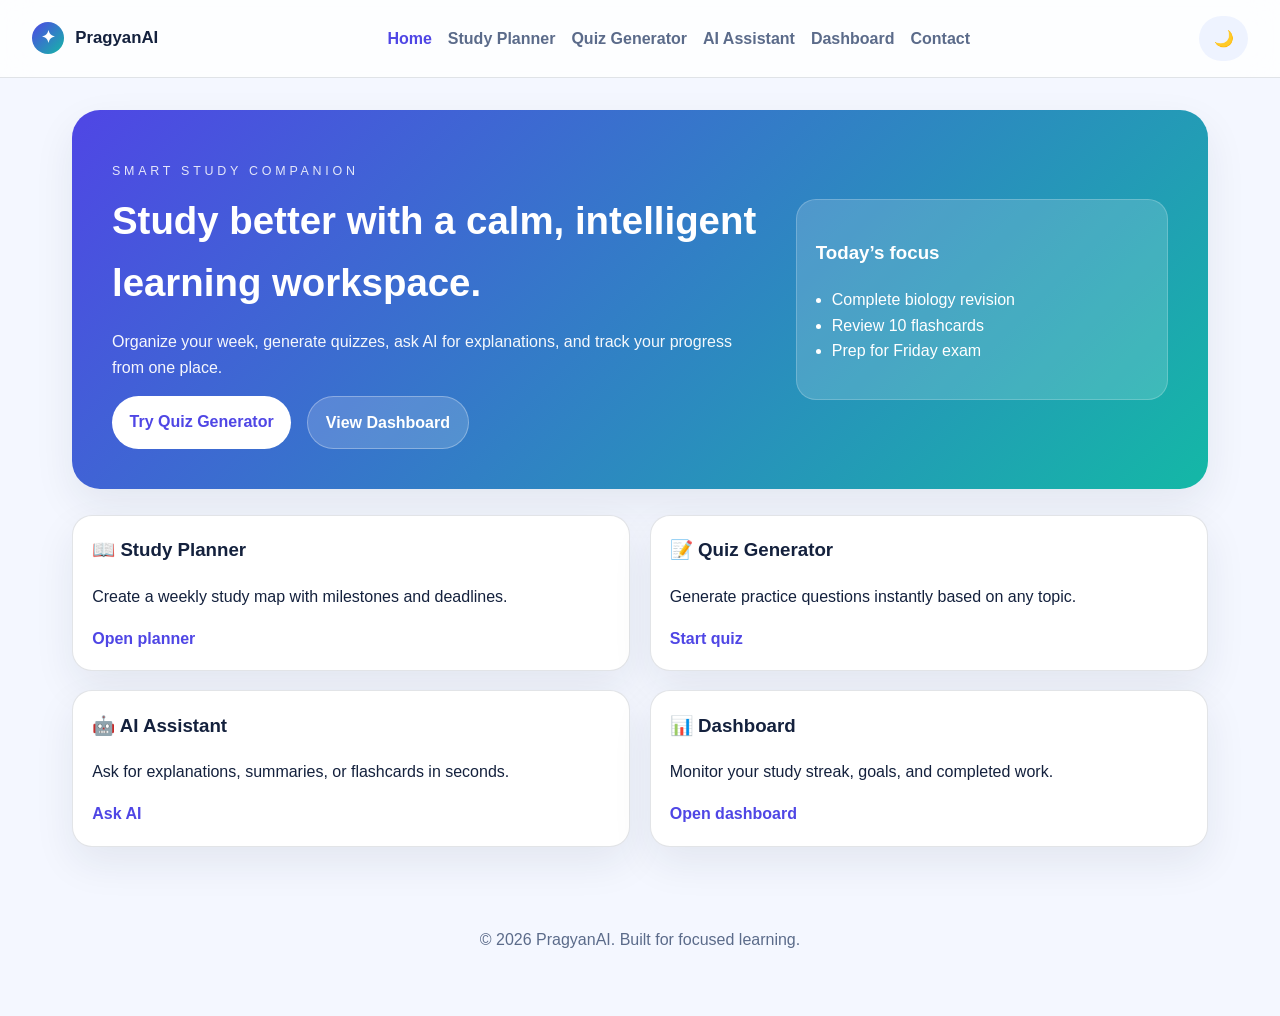
<file: index.html>
<!DOCTYPE html>
<html lang="en">
  <head>
    <meta charset="UTF-8" />
    <meta name="viewport" content="width=device-width, initial-scale=1.0" />
    <title>PragyanAI</title>
    <link rel="stylesheet" href="styles.css" />
  </head>
  <body>
    <header class="site-header">
      <a class="brand" href="index.html">
        <span class="brand-mark">✦</span>
        <span>PragyanAI</span>
      </a>
      <nav class="site-nav">
        <a href="index.html" class="active">Home</a>
        <a href="study-planner.html">Study Planner</a>
        <a href="quiz-generator.html">Quiz Generator</a>
        <a href="ai-assistant.html">AI Assistant</a>
        <a href="dashboard.html">Dashboard</a>
        <a href="contact.html">Contact</a>
      </nav>
      <button class="theme-toggle" aria-label="Toggle theme">🌙</button>
    </header>

    <main>
      <section class="hero">
        <div class="hero-content">
          <p class="eyebrow">Smart study companion</p>
          <h1>Study better with a calm, intelligent learning workspace.</h1>
          <p class="hero-text">
            Organize your week, generate quizzes, ask AI for explanations, and track your progress from one place.
          </p>
          <div class="hero-actions">
            <a class="btn btn-primary" href="quiz-generator.html">Try Quiz Generator</a>
            <a class="btn btn-secondary" href="dashboard.html">View Dashboard</a>
          </div>
        </div>
        <div class="hero-card">
          <h3>Today’s focus</h3>
          <ul>
            <li>Complete biology revision</li>
            <li>Review 10 flashcards</li>
            <li>Prep for Friday exam</li>
          </ul>
        </div>
      </section>

      <section class="page-grid">
        <article class="card">
          <h3>📖 Study Planner</h3>
          <p>Create a weekly study map with milestones and deadlines.</p>
          <a href="study-planner.html">Open planner</a>
        </article>
        <article class="card">
          <h3>📝 Quiz Generator</h3>
          <p>Generate practice questions instantly based on any topic.</p>
          <a href="quiz-generator.html">Start quiz</a>
        </article>
        <article class="card">
          <h3>🤖 AI Assistant</h3>
          <p>Ask for explanations, summaries, or flashcards in seconds.</p>
          <a href="ai-assistant.html">Ask AI</a>
        </article>
        <article class="card">
          <h3>📊 Dashboard</h3>
          <p>Monitor your study streak, goals, and completed work.</p>
          <a href="dashboard.html">Open dashboard</a>
        </article>
      </section>
    </main>

    <footer class="site-footer">
      <p>© 2026 PragyanAI. Built for focused learning.</p>
    </footer>

    <script src="script.js"></script>
  </body>
</html>
</file>
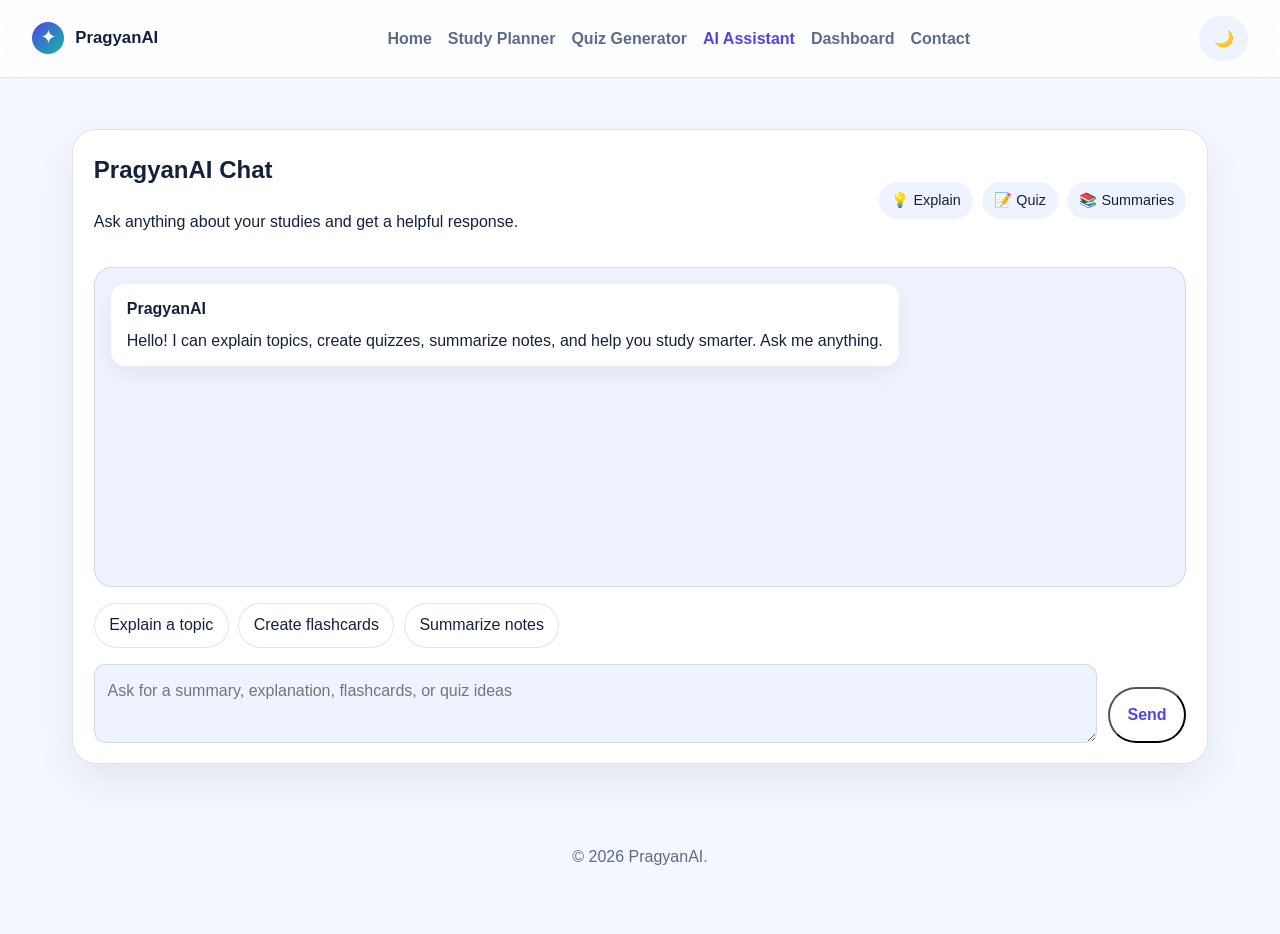
<file: ai-assistant.html>
<!DOCTYPE html>
<html lang="en">
  <head>
    <meta charset="UTF-8" />
    <meta name="viewport" content="width=device-width, initial-scale=1.0" />
    <title>AI Assistant | PragyanAI</title>
    <link rel="stylesheet" href="styles.css" />
  </head>
  <body>
    <header class="site-header">
      <a class="brand" href="index.html"><span class="brand-mark">✦</span><span>PragyanAI</span></a>
      <nav class="site-nav">
        <a href="index.html">Home</a>
        <a href="study-planner.html">Study Planner</a>
        <a href="quiz-generator.html">Quiz Generator</a>
        <a href="ai-assistant.html" class="active">AI Assistant</a>
        <a href="dashboard.html">Dashboard</a>
        <a href="contact.html">Contact</a>
      </nav>
      <button class="theme-toggle" aria-label="Toggle theme">🌙</button>
    </header>

    <main>
      <section class="section assistant-shell">
        <div class="assistant-header">
          <div>
            <h2>PragyanAI Chat</h2>
            <p>Ask anything about your studies and get a helpful response.</p>
          </div>
          <div class="assistant-badges">
            <span>💡 Explain</span>
            <span>📝 Quiz</span>
            <span>📚 Summaries</span>
          </div>
        </div>

        <div id="chat-window" class="chat-window">
          <div class="message assistant-msg">
            <strong>PragyanAI</strong>
            <p>Hello! I can explain topics, create quizzes, summarize notes, and help you study smarter. Ask me anything.</p>
          </div>
        </div>

        <div class="quick-prompts">
          <button class="prompt-chip" data-prompt="Explain photosynthesis in simple terms">Explain a topic</button>
          <button class="prompt-chip" data-prompt="Create 5 flashcards for the periodic table">Create flashcards</button>
          <button class="prompt-chip" data-prompt="Summarize my notes on algebra in three bullet points">Summarize notes</button>
        </div>

        <form id="assistant-form" class="chat-form">
          <textarea id="assistant-input" placeholder="Ask for a summary, explanation, flashcards, or quiz ideas"></textarea>
          <button class="btn btn-primary" type="submit">Send</button>
        </form>
      </section>
    </main>

    <footer class="site-footer">
      <p>© 2026 PragyanAI.</p>
    </footer>

    <script src="script.js"></script>
  </body>
</html>
</file>
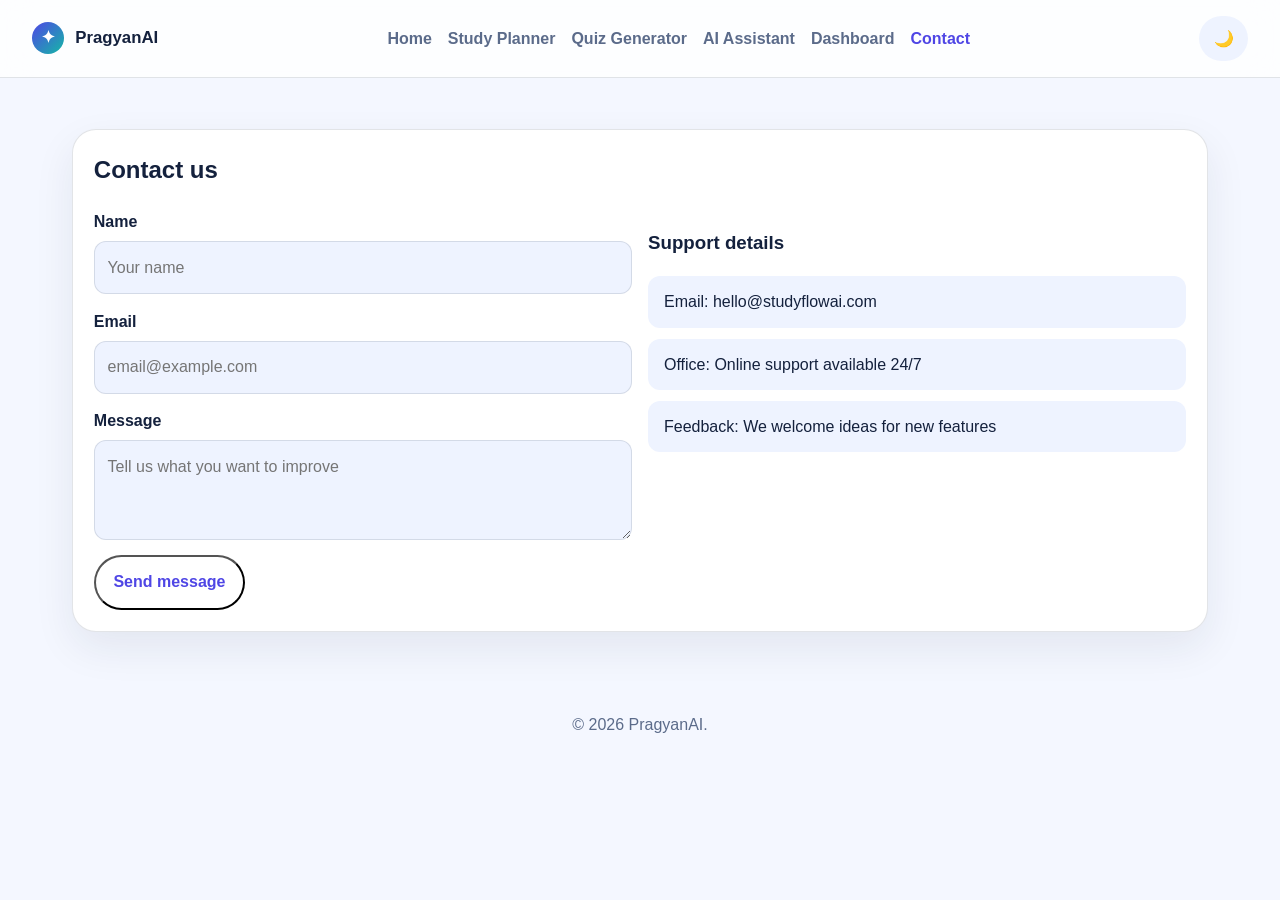
<file: contact.html>
<!DOCTYPE html>
<html lang="en">
  <head>
    <meta charset="UTF-8" />
    <meta name="viewport" content="width=device-width, initial-scale=1.0" />
    <title>Contact | PragyanAI</title>
    <link rel="stylesheet" href="styles.css" />
  </head>
  <body>
    <header class="site-header">
      <a class="brand" href="index.html"><span class="brand-mark">✦</span><span>PragyanAI</span></a>
      <nav class="site-nav">
        <a href="index.html">Home</a>
        <a href="study-planner.html">Study Planner</a>
        <a href="quiz-generator.html">Quiz Generator</a>
        <a href="ai-assistant.html">AI Assistant</a>
        <a href="dashboard.html">Dashboard</a>
        <a href="contact.html" class="active">Contact</a>
      </nav>
      <button class="theme-toggle" aria-label="Toggle theme">🌙</button>
    </header>

    <main>
      <section class="section">
        <h2>Contact us</h2>
        <div class="grid-2">
          <form>
            <div class="form-row">
              <label for="name">Name</label>
              <input id="name" placeholder="Your name" />
            </div>
            <div class="form-row">
              <label for="email">Email</label>
              <input id="email" type="email" placeholder="email@example.com" />
            </div>
            <div class="form-row">
              <label for="message">Message</label>
              <textarea id="message" placeholder="Tell us what you want to improve"></textarea>
            </div>
            <button class="btn btn-primary" type="submit">Send message</button>
          </form>
          <div>
            <h3>Support details</h3>
            <ul class="list">
              <li>Email: hello@studyflowai.com</li>
              <li>Office: Online support available 24/7</li>
              <li>Feedback: We welcome ideas for new features</li>
            </ul>
          </div>
        </div>
      </section>
    </main>

    <footer class="site-footer">
      <p>© 2026 PragyanAI.</p>
    </footer>

    <script src="script.js"></script>
  </body>
</html>
</file>
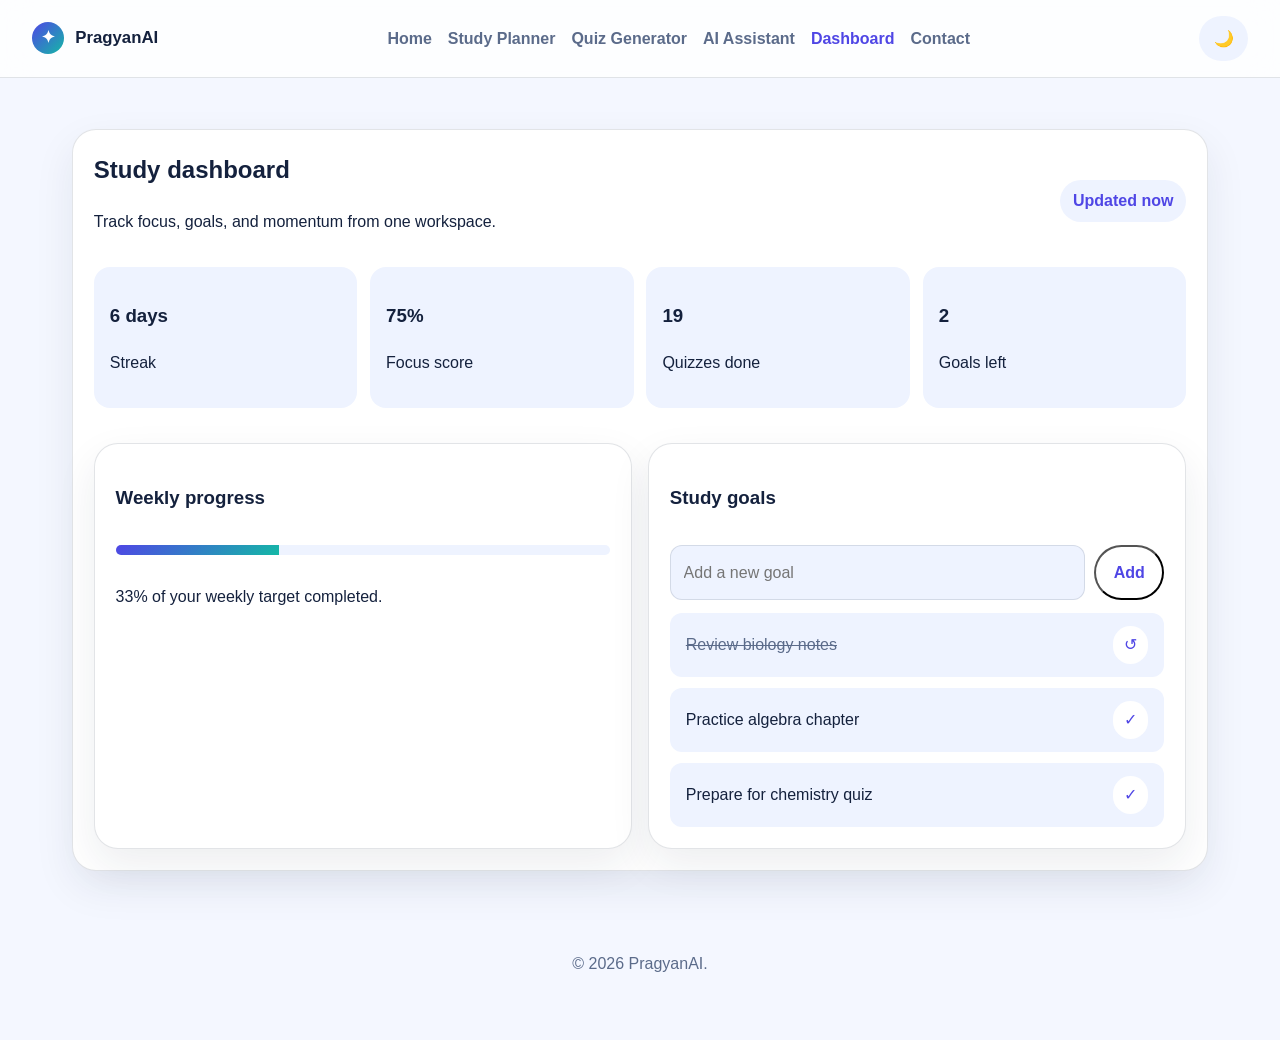
<file: dashboard.html>
<!DOCTYPE html>
<html lang="en">
  <head>
    <meta charset="UTF-8" />
    <meta name="viewport" content="width=device-width, initial-scale=1.0" />
    <title>Dashboard | PragyanAI</title>
    <link rel="stylesheet" href="styles.css" />
  </head>
  <body>
    <header class="site-header">
      <a class="brand" href="index.html"><span class="brand-mark">✦</span><span>PragyanAI</span></a>
      <nav class="site-nav">
        <a href="index.html">Home</a>
        <a href="study-planner.html">Study Planner</a>
        <a href="quiz-generator.html">Quiz Generator</a>
        <a href="ai-assistant.html">AI Assistant</a>
        <a href="dashboard.html" class="active">Dashboard</a>
        <a href="contact.html">Contact</a>
      </nav>
      <button class="theme-toggle" aria-label="Toggle theme">🌙</button>
    </header>

    <main>
      <section class="section dashboard-shell">
        <div class="dashboard-top">
          <div>
            <h2>Study dashboard</h2>
            <p>Track focus, goals, and momentum from one workspace.</p>
          </div>
          <div class="dashboard-chip">Updated now</div>
        </div>

        <div class="stat-grid">
          <div class="stat">
            <h3 id="streak-value">7 days</h3>
            <p>Streak</p>
          </div>
          <div class="stat">
            <h3 id="focus-value">82%</h3>
            <p>Focus score</p>
          </div>
          <div class="stat">
            <h3 id="quiz-value">24</h3>
            <p>Quizzes done</p>
          </div>
          <div class="stat">
            <h3 id="goals-left-value">3</h3>
            <p>Goals left</p>
          </div>
        </div>

        <div class="dashboard-panels">
          <div class="section panel-card">
            <h3>Weekly progress</h3>
            <div class="progress-bar"><span id="progress-fill"></span></div>
            <p id="progress-label">72% of your weekly target completed.</p>
          </div>

          <div class="section panel-card">
            <h3>Study goals</h3>
            <form id="goal-form" class="goal-form">
              <input id="goal-input" placeholder="Add a new goal" />
              <button class="btn btn-primary" type="submit">Add</button>
            </form>
            <ul class="list" id="goal-list"></ul>
          </div>
        </div>
      </section>
    </main>

    <footer class="site-footer">
      <p>© 2026 PragyanAI.</p>
    </footer>

    <script src="script.js"></script>
  </body>
</html>
</file>
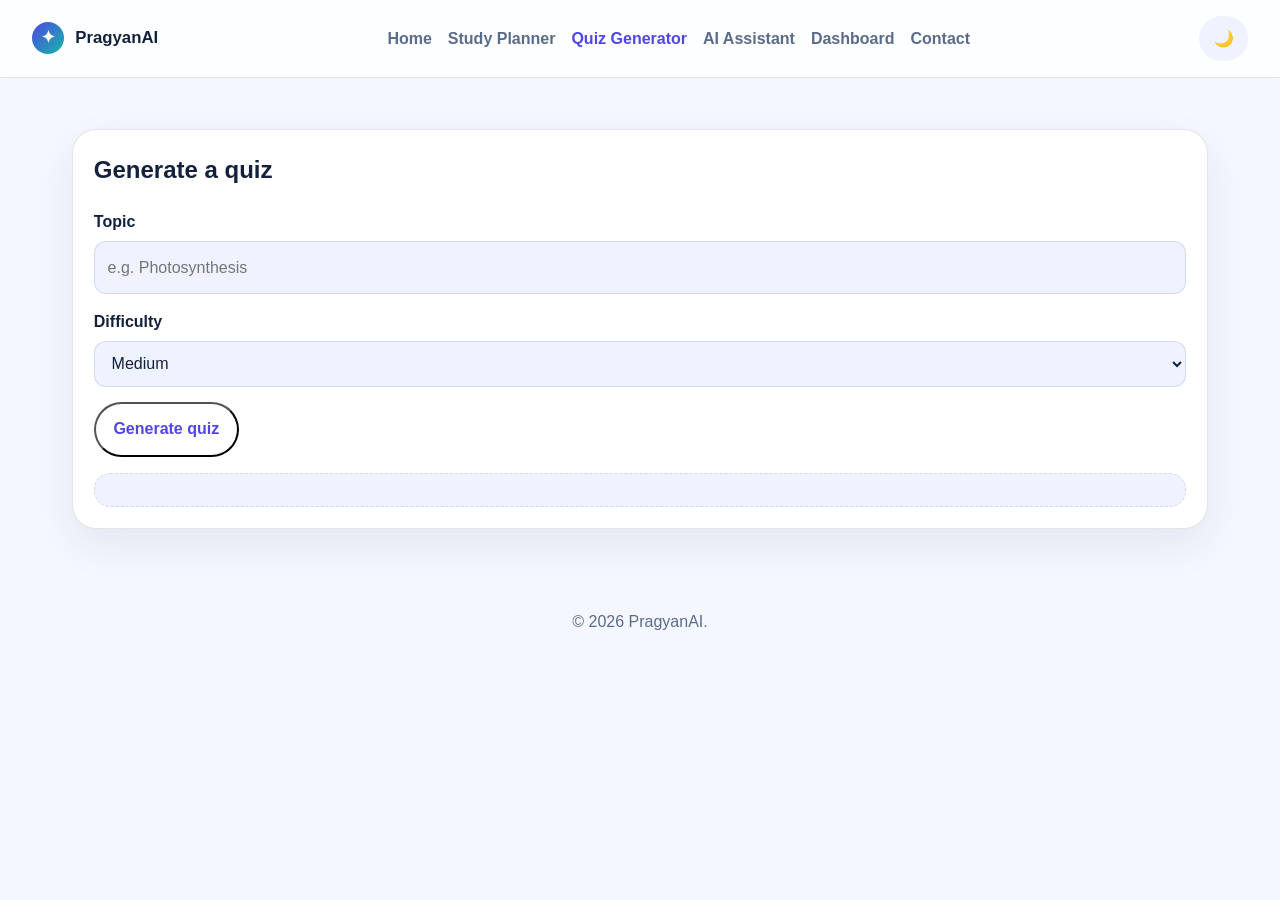
<file: quiz-generator.html>
<!DOCTYPE html>
<html lang="en">
  <head>
    <meta charset="UTF-8" />
    <meta name="viewport" content="width=device-width, initial-scale=1.0" />
    <title>Quiz Generator | PragyanAI</title>
    <link rel="stylesheet" href="styles.css" />
  </head>
  <body>
    <header class="site-header">
      <a class="brand" href="index.html"><span class="brand-mark">✦</span><span>PragyanAI</span></a>
      <nav class="site-nav">
        <a href="index.html">Home</a>
        <a href="study-planner.html">Study Planner</a>
        <a href="quiz-generator.html" class="active">Quiz Generator</a>
        <a href="ai-assistant.html">AI Assistant</a>
        <a href="dashboard.html">Dashboard</a>
        <a href="contact.html">Contact</a>
      </nav>
      <button class="theme-toggle" aria-label="Toggle theme">🌙</button>
    </header>

    <main>
      <section class="section">
        <h2>Generate a quiz</h2>
        <form id="quiz-form">
          <div class="form-row">
            <label for="quiz-topic">Topic</label>
            <input id="quiz-topic" placeholder="e.g. Photosynthesis" />
          </div>
          <div class="form-row">
            <label for="difficulty">Difficulty</label>
            <select id="difficulty">
              <option value="easy">Easy</option>
              <option value="medium" selected>Medium</option>
              <option value="hard">Hard</option>
            </select>
          </div>
          <button class="btn btn-primary" type="submit">Generate quiz</button>
        </form>
        <div id="quiz-output" class="output-box" style="margin-top: 1rem;"></div>
      </section>
    </main>

    <footer class="site-footer">
      <p>© 2026 PragyanAI.</p>
    </footer>

    <script src="script.js"></script>
  </body>
</html>
</file>
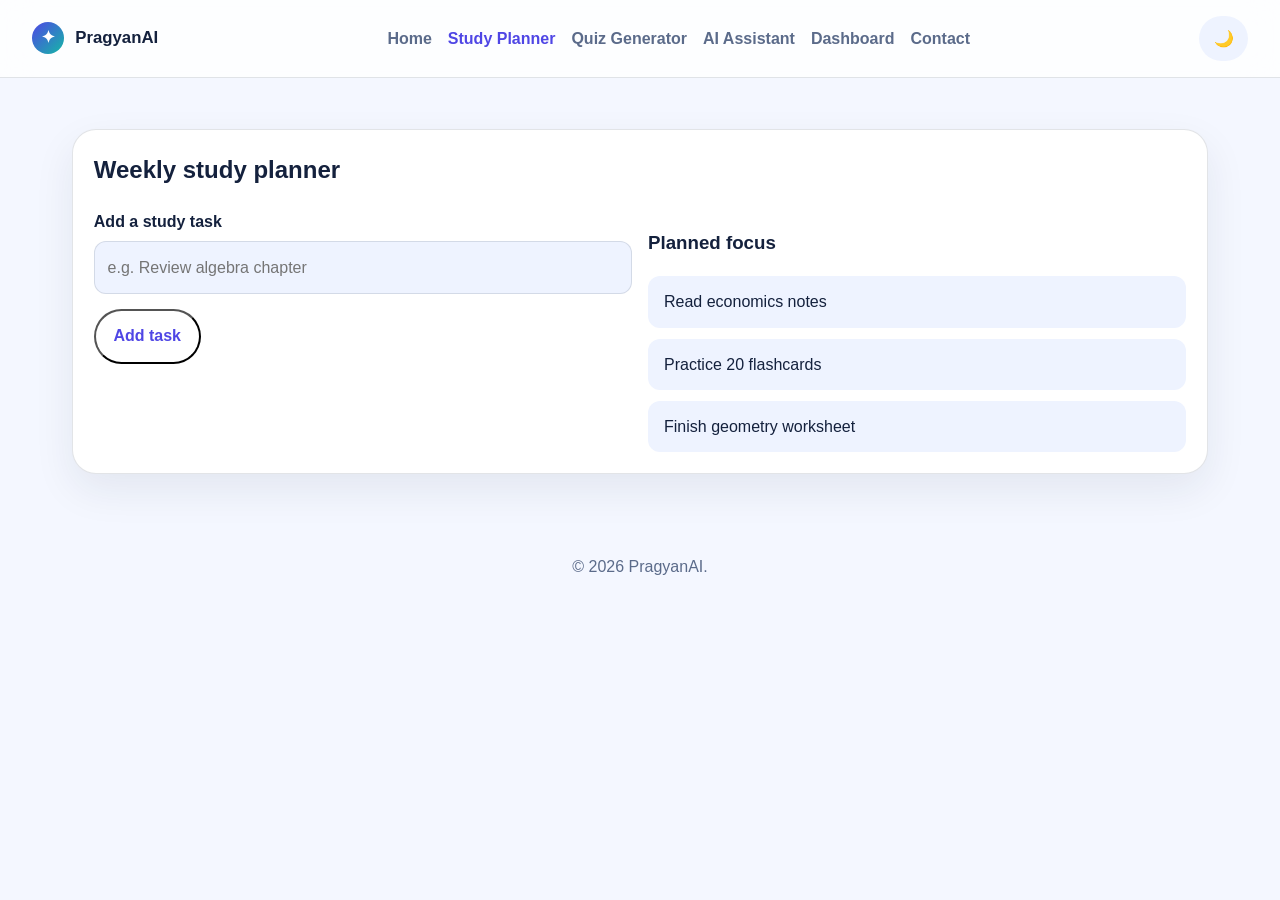
<file: study-planner.html>
<!DOCTYPE html>
<html lang="en">
  <head>
    <meta charset="UTF-8" />
    <meta name="viewport" content="width=device-width, initial-scale=1.0" />
    <title>Study Planner | PragyanAI</title>
    <link rel="stylesheet" href="styles.css" />
  </head>
  <body>
    <header class="site-header">
      <a class="brand" href="index.html"><span class="brand-mark">✦</span><span>PragyanAI</span></a>
      <nav class="site-nav">
        <a href="index.html">Home</a>
        <a href="study-planner.html" class="active">Study Planner</a>
        <a href="quiz-generator.html">Quiz Generator</a>
        <a href="ai-assistant.html">AI Assistant</a>
        <a href="dashboard.html">Dashboard</a>
        <a href="contact.html">Contact</a>
      </nav>
      <button class="theme-toggle" aria-label="Toggle theme">🌙</button>
    </header>

    <main>
      <section class="section">
        <h2>Weekly study planner</h2>
        <div class="grid-2">
          <form id="planner-form">
            <div class="form-row">
              <label for="task-input">Add a study task</label>
              <input id="task-input" placeholder="e.g. Review algebra chapter" />
            </div>
            <button class="btn btn-primary" type="submit">Add task</button>
          </form>
          <div>
            <h3>Planned focus</h3>
            <ul class="list" id="task-list">
              <li>Read economics notes</li>
              <li>Practice 20 flashcards</li>
              <li>Finish geometry worksheet</li>
            </ul>
          </div>
        </div>
      </section>
    </main>

    <footer class="site-footer">
      <p>© 2026 PragyanAI.</p>
    </footer>

    <script src="script.js"></script>
  </body>
</html>
</file>
<file: styles.css>
:root {
  color-scheme: light;
  --bg: #f4f7ff;
  --surface: #ffffff;
  --surface-2: #eef3ff;
  --text: #14213d;
  --muted: #5b6b8a;
  --accent: #4f46e5;
  --accent-2: #14b8a6;
  --border: rgba(20, 33, 61, 0.12);
  --shadow: 0 16px 40px rgba(20, 33, 61, 0.08);
}

:root[data-theme="dark"] {
  color-scheme: dark;
  --bg: #071120;
  --surface: #101b2e;
  --surface-2: #17263b;
  --text: #f6f7fb;
  --muted: #9aa9c3;
  --accent: #8b5cf6;
  --accent-2: #2dd4bf;
  --border: rgba(255, 255, 255, 0.12);
  --shadow: 0 16px 40px rgba(0, 0, 0, 0.35);
}

* { box-sizing: border-box; }
body {
  margin: 0;
  font-family: "Segoe UI", Tahoma, Geneva, Verdana, sans-serif;
  background: var(--bg);
  color: var(--text);
  line-height: 1.6;
}

a { color: var(--accent); text-decoration: none; }
button, input, textarea, select { font: inherit; }

.site-header {
  display: flex; justify-content: space-between; align-items: center;
  padding: 1rem 2rem; gap: 1rem; background: rgba(255,255,255,0.8);
  backdrop-filter: blur(16px); position: sticky; top: 0; z-index: 20;
  border-bottom: 1px solid var(--border);
}
:root[data-theme="dark"] .site-header { background: rgba(10, 15, 28, 0.84); }
.brand { display: flex; align-items: center; gap: 0.7rem; font-weight: 800; font-size: 1.05rem; color: var(--text); }
.brand-mark { display: inline-grid; place-items: center; width: 2rem; height: 2rem; background: linear-gradient(135deg, var(--accent), var(--accent-2)); color: white; border-radius: 50%; }
.site-nav { display: flex; gap: 1rem; flex-wrap: wrap; }
.site-nav a { color: var(--muted); font-weight: 600; }
.site-nav a.active, .site-nav a:hover { color: var(--accent); }
.theme-toggle { border: none; background: var(--surface-2); color: var(--text); border-radius: 999px; padding: 0.6rem 0.9rem; cursor: pointer; }

main { padding: 2rem; max-width: 1200px; margin: 0 auto; }
.hero {
  display: grid; grid-template-columns: 1.4fr 0.8fr; gap: 2rem; padding: 2.5rem; background: linear-gradient(135deg, var(--accent), var(--accent-2)); color: white; border-radius: 28px; box-shadow: var(--shadow); align-items: center;
}
.hero .eyebrow { text-transform: uppercase; letter-spacing: 0.3em; opacity: 0.85; font-size: 0.78rem; margin-bottom: 0.5rem; }
.hero h1 { font-size: clamp(1.8rem, 3vw, 2.8rem); margin: 0 0 0.7rem; }
.hero-text { font-size: 1rem; opacity: 0.95; max-width: 640px; }
.hero-actions { display: flex; gap: 1rem; margin-top: 1rem; flex-wrap: wrap; }
.btn { display: inline-block; padding: 0.8rem 1.1rem; border-radius: 999px; font-weight: 700; }
.btn-primary { background: white; color: var(--accent); }
.btn-secondary { background: rgba(255,255,255,0.16); color: white; border: 1px solid rgba(255,255,255,0.3); }
.hero-card { background: rgba(255,255,255,0.16); border: 1px solid rgba(255,255,255,0.2); padding: 1.2rem; border-radius: 20px; }
.hero-card ul { padding-left: 1rem; }

.page-grid { display: grid; grid-template-columns: repeat(2, minmax(0, 1fr)); gap: 1.2rem; margin-top: 1.6rem; }
.card { background: var(--surface); border: 1px solid var(--border); border-radius: 20px; padding: 1.2rem; box-shadow: var(--shadow); }
.card h3 { margin-top: 0; }
.card a { font-weight: 700; }

.section {
  background: var(--surface); border: 1px solid var(--border); border-radius: 24px; padding: 1.3rem; box-shadow: var(--shadow); margin-top: 1.2rem;
}
.section h2 { margin-top: 0; }
.grid-2 { display: grid; grid-template-columns: repeat(2, minmax(0, 1fr)); gap: 1rem; }
.form-row { display: flex; flex-direction: column; gap: 0.4rem; margin-bottom: 0.9rem; }
label { font-weight: 700; }
input, textarea, select { padding: 0.8rem; border-radius: 12px; border: 1px solid var(--border); background: var(--surface-2); color: var(--text); }
textarea { min-height: 100px; resize: vertical; }
.list { display: flex; flex-direction: column; gap: 0.7rem; padding: 0; margin: 0; list-style: none; }
.list li { padding: 0.8rem 1rem; border-radius: 12px; background: var(--surface-2); }
.stat-grid { display: grid; grid-template-columns: repeat(4, minmax(0, 1fr)); gap: 0.8rem; }
.stat { background: var(--surface-2); border-radius: 16px; padding: 1rem; }
.progress-bar { height: 10px; border-radius: 999px; background: var(--surface-2); overflow: hidden; }
.progress-bar span { display: block; height: 100%; width: 72%; background: linear-gradient(135deg, var(--accent), var(--accent-2)); transition: width 0.25s ease; }
.output-box { padding: 1rem; border-radius: 16px; background: var(--surface-2); border: 1px dashed var(--border); }
.dashboard-shell { display: flex; flex-direction: column; gap: 1rem; }
.dashboard-top { display: flex; justify-content: space-between; align-items: center; gap: 1rem; flex-wrap: wrap; }
.dashboard-chip { padding: 0.5rem 0.8rem; border-radius: 999px; background: var(--surface-2); color: var(--accent); font-weight: 700; }
.dashboard-panels { display: grid; grid-template-columns: 1fr 1fr; gap: 1rem; }
.panel-card { display: flex; flex-direction: column; gap: 0.8rem; }
.goal-form { display: flex; gap: 0.6rem; flex-wrap: wrap; }
.goal-form input { flex: 1; min-width: 180px; }
.goal-item { display: flex; justify-content: space-between; align-items: center; gap: 0.6rem; }
.goal-item.done span { text-decoration: line-through; color: var(--muted); }
.goal-item button { border: none; border-radius: 999px; padding: 0.4rem 0.7rem; cursor: pointer; background: var(--surface); color: var(--accent); }
.assistant-shell { display: flex; flex-direction: column; gap: 1rem; }
.assistant-header { display: flex; justify-content: space-between; align-items: center; gap: 1rem; flex-wrap: wrap; }
.assistant-badges { display: flex; gap: 0.6rem; flex-wrap: wrap; }
.assistant-badges span { padding: 0.45rem 0.75rem; border-radius: 999px; background: var(--surface-2); font-size: 0.9rem; }
.chat-window { display: flex; flex-direction: column; gap: 0.8rem; min-height: 320px; max-height: 420px; overflow-y: auto; padding: 1rem; border-radius: 18px; background: var(--surface-2); border: 1px solid var(--border); }
.message { max-width: 80%; padding: 0.8rem 1rem; border-radius: 14px; box-shadow: 0 8px 24px rgba(0,0,0,0.06); }
.message strong { display: block; margin-bottom: 0.35rem; }
.message p { margin: 0; }
.assistant-msg { background: var(--surface); align-self: flex-start; }
.user-msg { background: linear-gradient(135deg, var(--accent), var(--accent-2)); color: white; align-self: flex-end; }
.quick-prompts { display: flex; gap: 0.6rem; flex-wrap: wrap; }
.prompt-chip { border: 1px solid var(--border); border-radius: 999px; background: var(--surface); color: var(--text); padding: 0.55rem 0.9rem; cursor: pointer; }
.chat-form { display: flex; gap: 0.7rem; align-items: flex-end; }
.chat-form textarea { flex: 1; min-height: 54px; }
.site-footer { text-align: center; color: var(--muted); padding: 2rem 1rem 3rem; }

@media (max-width: 760px) {
  .site-header { flex-wrap: wrap; padding: 0.8rem 1rem; }
  main { padding: 1rem; }
  .hero, .page-grid, .grid-2, .stat-grid { grid-template-columns: 1fr; }
  .hero { padding: 1.3rem; }
  .site-nav { width: 100%; justify-content: center; }
  .chat-form { flex-direction: column; align-items: stretch; }
  .message { max-width: 100%; }
  .dashboard-panels { grid-template-columns: 1fr; }
}
</file>
